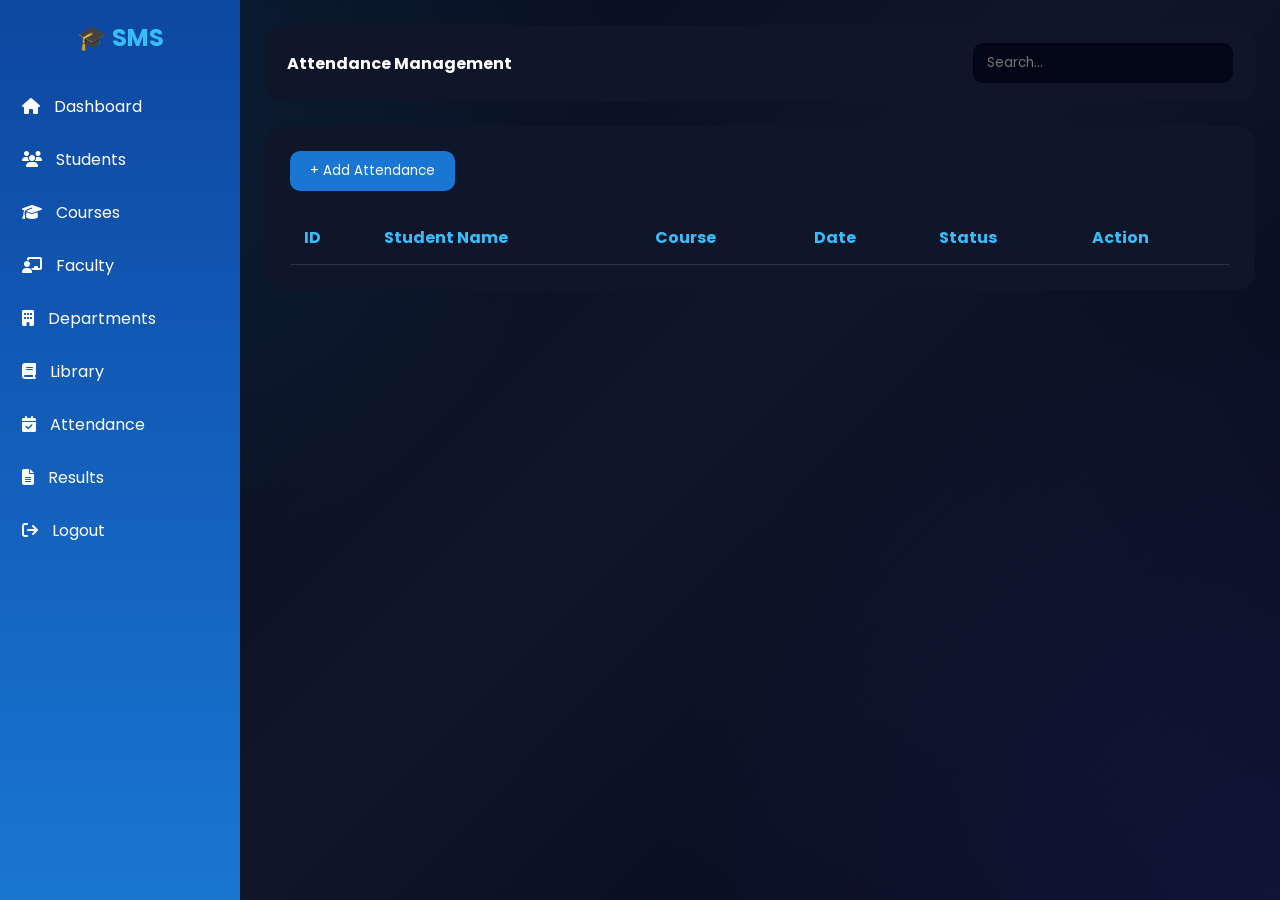
<file: src/main/resources/static/attendance.html>
<!DOCTYPE html>
<html lang="en">
<head>
<meta charset="UTF-8">
<title>Attendance | SMS</title>
<meta name="viewport" content="width=device-width, initial-scale=1.0">

<link rel="stylesheet" href="https://cdnjs.cloudflare.com/ajax/libs/font-awesome/6.5.0/css/all.min.css">
<link href="https://fonts.googleapis.com/css2?family=Poppins:wght@300;400;600&display=swap" rel="stylesheet">

<style>
*{margin:0;padding:0;box-sizing:border-box;font-family:'Poppins',sans-serif}
body{
min-height:100vh;
background:
radial-gradient(circle at top left, rgba(56,189,248,.15), transparent 40%),
radial-gradient(circle at bottom right, rgba(99,102,241,.15), transparent 40%),
linear-gradient(135deg,#020617,#0f172a,#020617);
color:#fff;
}

.sidebar{
width:240px;height:100vh;position:fixed;
background:linear-gradient(180deg,#0d47a1,#1976d2);
padding-top:20px
}
.sidebar h2{text-align:center;color:#38bdf8;margin-bottom:25px}
.sidebar a{
display:block;padding:14px 22px;color:#fff;
text-decoration:none;transition:.3s
}
.sidebar a:hover{background:rgba(255,255,255,.15);padding-left:30px}
.sidebar i{margin-right:10px}

.main{margin-left:240px;padding:25px}

.topbar{
background:rgba(15,23,42,.95);
padding:18px 22px;border-radius:16px;
display:flex;justify-content:space-between;align-items:center
}
.topbar input{
padding:10px 14px;width:260px;
border-radius:10px;border:none;
background:#020617;color:#fff
}

.card{
margin-top:25px;
background:rgba(15,23,42,.95);
padding:25px;border-radius:18px
}

button{
background:#1976d2;color:#fff;border:none;
padding:10px 20px;border-radius:10px;
cursor:pointer
}
button:hover{background:#0d47a1}

table{width:100%;border-collapse:collapse;margin-top:20px}
th,td{
padding:14px;
border-bottom:1px solid rgba(255,255,255,.12)
}
th{color:#38bdf8;text-align:left}

.action i{
cursor:pointer;margin-right:15px;font-size:18px
}
.edit{color:#4caf50}
.delete{color:#f44336}

.modal{
display:none;position:fixed;inset:0;
background:rgba(0,0,0,.75);
justify-content:center;align-items:center
}
.modal-content{
background:#0f172a;padding:25px;width:380px;
border-radius:16px
}
.modal-content input,.modal-content select{
width:100%;padding:10px;margin-bottom:12px;
border-radius:10px;border:none;
background:#020617;color:#fff
}
</style>
</head>

<body>

<!-- SIDEBAR -->
<div class="sidebar">
<h2>🎓 SMS</h2>
<a href="dashboard.html"><i class="fa fa-home"></i> Dashboard</a>
<a href="students.html"><i class="fa fa-users"></i> Students</a>
<a href="course.html"><i class="fa fa-graduation-cap"></i> Courses</a>
<a href="faculty.html"><i class="fa fa-chalkboard-teacher"></i> Faculty</a>
<a href="department.html"><i class="fa fa-building"></i> Departments</a>
<a href="library.html"><i class="fa fa-book"></i> Library</a>
<a href="#"><i class="fa fa-calendar-check"></i> Attendance</a>
<a href="results.html"><i class="fa fa-file-alt"></i> Results</a>
<a href="login.html"><i class="fa fa-sign-out"></i> Logout</a>
</div>

<!-- MAIN -->
<div class="main">

<div class="topbar">
<strong>Attendance Management</strong>
<input type="text" id="search" placeholder="Search..." onkeyup="searchAttendance()">
</div>

<div class="card">
<button onclick="openAdd()">+ Add Attendance</button>

<table id="attTable">
<tr>
<th>ID</th>
<th>Student Name</th>
<th>Course</th>
<th>Date</th>
<th>Status</th>
<th>Action</th>
</tr>
</table>
</div>

</div>

<!-- MODAL -->
<div class="modal" id="modal">
<div class="modal-content">
<h3 id="title">Add Attendance</h3>
<input id="sname" placeholder="Student Name">
<input id="course" placeholder="Course">
<input id="date" type="date">
<select id="status">
<option value="">Select Status</option>
<option>Present</option>
<option>Absent</option>
</select>
<button onclick="save()">Save</button>
<button onclick="closeModal()" style="background:#555;margin-left:10px">Cancel</button>
</div>
</div>

<script>
let attendance=JSON.parse(localStorage.getItem("attendance"))||[];
let editIndex=null;

function render(){
const t=document.getElementById("attTable");
t.innerHTML=`<tr>
<th>ID</th><th>Student Name</th><th>Course</th><th>Date</th><th>Status</th><th>Action</th>
</tr>`;
attendance.forEach((a,i)=>{
t.insertRow().innerHTML=`
<td>${i+1}</td>
<td>${a.sname}</td>
<td>${a.course}</td>
<td>${a.date}</td>
<td>${a.status}</td>
<td class="action">
<i class="fa fa-edit edit" onclick="edit(${i})"></i>
<i class="fa fa-trash delete" onclick="del(${i})"></i>
</td>`;
});
localStorage.setItem("attendance",JSON.stringify(attendance));
}

function openAdd(){
editIndex=null;
title.innerText="Add Attendance";
sname.value="";course.value="";date.value="";status.value="";
modal.style.display="flex";
}

function edit(i){
editIndex=i;
title.innerText="Edit Attendance";
sname.value=attendance[i].sname;
course.value=attendance[i].course;
date.value=attendance[i].date;
status.value=attendance[i].status;
modal.style.display="flex";
}

function save(){
if(!sname.value||!course.value||!date.value||!status.value)
return alert("All fields required");
const a={
sname:sname.value,
course:course.value,
date:date.value,
status:status.value
};
editIndex===null?attendance.push(a):attendance[editIndex]=a;
closeModal();render();
}

function del(i){
if(confirm("Delete attendance record?")){
attendance.splice(i,1);render();
}
}

function closeModal(){modal.style.display="none"}

function searchAttendance(){
const v=search.value.toLowerCase();
document.querySelectorAll("#attTable tr").forEach((r,i)=>{
if(i===0)return;
r.style.display=r.innerText.toLowerCase().includes(v)?"":"none";
});
}

render();
</script>

</body>
</html>
</file>
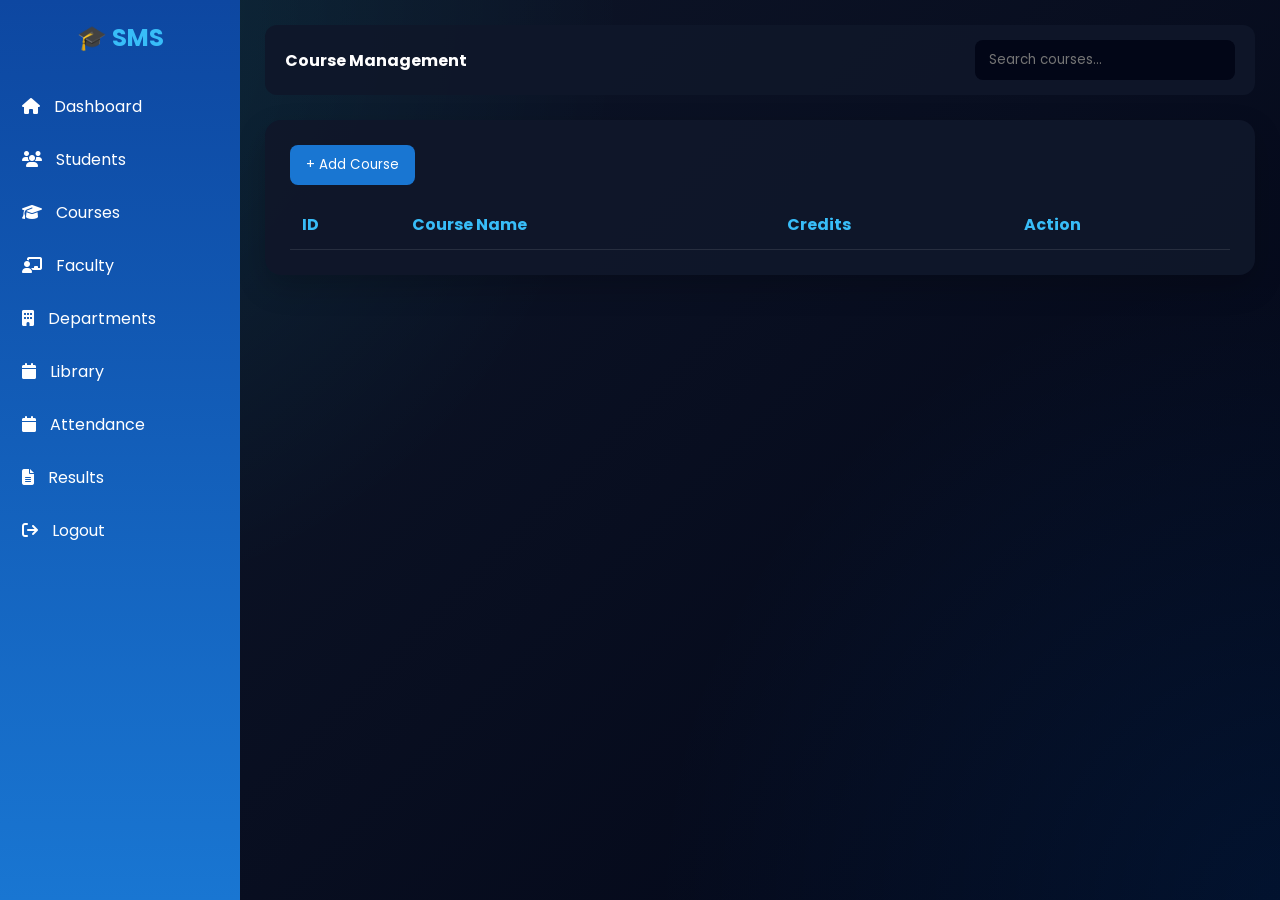
<file: src/main/resources/static/course.html>
<!DOCTYPE html>
<html lang="en">
<head>
<meta charset="UTF-8">
<meta name="viewport" content="width=device-width, initial-scale=1.0">
<title>Courses | Student Management System</title>

<!-- Font Awesome -->
<link rel="stylesheet" href="https://cdnjs.cloudflare.com/ajax/libs/font-awesome/6.5.0/css/all.min.css">

<!-- Google Font -->
<link href="https://fonts.googleapis.com/css2?family=Poppins:wght@300;400;600&display=swap" rel="stylesheet">

<style>
* {
    margin: 0;
    padding: 0;
    box-sizing: border-box;
    font-family: 'Poppins', sans-serif;
}

body {
    min-height: 100vh;
    background:
        radial-gradient(circle at top left, rgba(0,255,255,.1), transparent 40%),
        radial-gradient(circle at bottom right, rgba(0,128,255,.1), transparent 40%),
        linear-gradient(135deg,#0f172a,#020617);
    color: #fff;
}

/* ===== SIDEBAR ===== */
.sidebar {
    width: 240px;
    background: linear-gradient(180deg, #0d47a1, #1976d2);
    height: 100vh;
    position: fixed;
    color: #fff;
    padding-top: 20px;
    overflow-y: auto;
}

.sidebar h2 {
    text-align: center;
    margin-bottom: 25px;
    color: #38bdf8;
}

.sidebar a {
    display: block;
    padding: 14px 22px;
    color: #fff;
    text-decoration: none;
    transition: 0.3s;
}

.sidebar a:hover {
    background: rgba(255,255,255,0.15);
    padding-left: 30px;
}

.sidebar a i {
    margin-right: 10px;
}

/* ===== MAIN ===== */
.main {
    margin-left: 240px;
    padding: 25px;
}

/* ===== TOPBAR ===== */
.topbar {
    background: rgba(15,23,42,.9);
    padding: 15px 20px;
    border-radius: 12px;
    display: flex;
    justify-content: space-between;
    align-items: center;
}

.topbar input {
    padding: 10px 14px;
    width: 260px;
    border-radius: 8px;
    border: none;
    background: #020617;
    color: #fff;
}

/* ===== SECTION ===== */
.section {
    background: rgba(15,23,42,.95);
    padding: 25px;
    border-radius: 16px;
    box-shadow: 0 12px 30px rgba(0,0,0,0.2);
    margin-top: 25px;
}

/* ===== BUTTON ===== */
button {
    background: #1976d2;
    color: #fff;
    border: none;
    padding: 10px 16px;
    border-radius: 8px;
    cursor: pointer;
}

button:hover {
    background: #0d47a1;
}

/* ===== TABLE ===== */
table {
    width: 100%;
    border-collapse: collapse;
    margin-top: 15px;
}

th, td {
    padding: 12px;
    border-bottom: 1px solid rgba(255,255,255,.1);
    text-align: left;
    color: #fff;
}

th {
    color: #38bdf8;
}

.action i {
    cursor: pointer;
    margin-right: 10px;
}

.action .edit {
    color: #4caf50;
}

.action .delete {
    color: #f44336;
}

/* ===== MODAL ===== */
.modal {
    display: none;
    position: fixed;
    inset: 0;
    background: rgba(0,0,0,0.7);
    justify-content: center;
    align-items: center;
    z-index: 100;
}

.modal-content {
    background: #0f172a;
    padding: 25px;
    width: 350px;
    border-radius: 12px;
    color: #fff;
}

.modal-content h3 {
    margin-bottom: 15px;
}

.modal-content input {
    width: 100%;
    padding: 10px;
    margin-bottom: 10px;
    border-radius: 6px;
    border: none;
    background: #020617;
    color: #fff;
}

.modal-content button {
    margin-top: 10px;
}
</style>
</head>
<body>

<!-- SIDEBAR -->
<div class="sidebar">
    <h2>🎓 SMS</h2>
    <a href="dashboard.html"><i class="fa fa-home"></i> Dashboard</a>
    <a href="student.html"><i class="fa fa-users"></i> Students</a>
    <a href="#"><i class="fa fa-graduation-cap"></i> Courses</a>
    <a href="faculty.html"><i class="fa fa-chalkboard-teacher"></i> Faculty</a>
    <a href="department.html"><i class="fa fa-building"></i> Departments</a>
    <a href="library.html"><i class="fa fa-calendar"></i> Library</a>
    <a href="attendance.html"><i class="fa fa-calendar"></i> Attendance</a>
    <a href="results.html"><i class="fa fa-file-alt"></i> Results</a>
    <a href="login.html"><i class="fa fa-sign-out"></i> Logout</a>
</div>

<!-- MAIN -->
<div class="main">
    <div class="topbar">
        <strong>Course Management</strong>
        <input type="text" id="search" placeholder="Search courses..." onkeyup="searchCourse()">
    </div>

    <div class="section">
        <button onclick="openAdd()">+ Add Course</button>

        <table id="courseTable">
            <tr>
                <th>ID</th>
                <th>Course Name</th>
                <th>Credits</th>
                <th>Action</th>
            </tr>
        </table>
    </div>
</div>

<!-- MODAL -->
<div class="modal" id="modal">
    <div class="modal-content">
        <h3 id="modalTitle">Add Course</h3>
        <input type="text" id="coursename" placeholder="Course Name">
        <input type="number" id="credits" placeholder="Credits">
        <button onclick="saveCourse()">Save</button>
        <button onclick="closeModal()" style="background:#777;margin-left:10px">Cancel</button>
    </div>
</div>

<script>
let courses = JSON.parse(localStorage.getItem("courses")) || [];
let editIndex = null;

function render() {
    const table = document.getElementById("courseTable");
    table.innerHTML = `
        <tr>
            <th>ID</th>
            <th>Course Name</th>
            <th>Credits</th>
            <th>Action</th>
        </tr>
    `;
    courses.forEach((c, i) => {
        const row = table.insertRow();
        row.innerHTML = `
            <td>${i + 1}</td>
            <td>${c.name}</td>
            <td>${c.credits}</td>
            <td class="action">
                <i class="fa fa-edit edit" onclick="editCourse(${i})"></i>
                <i class="fa fa-trash delete" onclick="deleteCourse(${i})"></i>
            </td>
        `;
    });
    localStorage.setItem("courses", JSON.stringify(courses));
}

function openAdd() {
    editIndex = null;
    document.getElementById("modalTitle").innerText = "Add Course";
    document.getElementById("coursename").value = "";
    document.getElementById("credits").value = "";
    document.getElementById("modal").style.display = "flex";
}

function editCourse(i) {
    editIndex = i;
    const c = courses[i];
    document.getElementById("modalTitle").innerText = "Edit Course";
    document.getElementById("coursename").value = c.name;
    document.getElementById("credits").value = c.credits;
    document.getElementById("modal").style.display = "flex";
}

function saveCourse() {
    const name = document.getElementById("coursename").value.trim();
    const credits = document.getElementById("credits").value.trim();

    if (!name || !credits) {
        alert("All fields are required");
        return;
    }

    if (editIndex === null) {
        courses.push({ name, credits });
    } else {
        courses[editIndex] = { name, credits };
    }

    closeModal();
    render();
}

function deleteCourse(i) {
    if (confirm("Delete this course?")) {
        courses.splice(i, 1);
        render();
    }
}

function closeModal() {
    document.getElementById("modal").style.display = "none";
}

function searchCourse() {
    const value = document.getElementById("search").value.toLowerCase();
    document.querySelectorAll("#courseTable tr").forEach((row, i) => {
        if (i === 0) return;
        row.style.display = row.innerText.toLowerCase().includes(value) ? "" : "none";
    });
}

render();
</script>

</body>
</html>
</file>
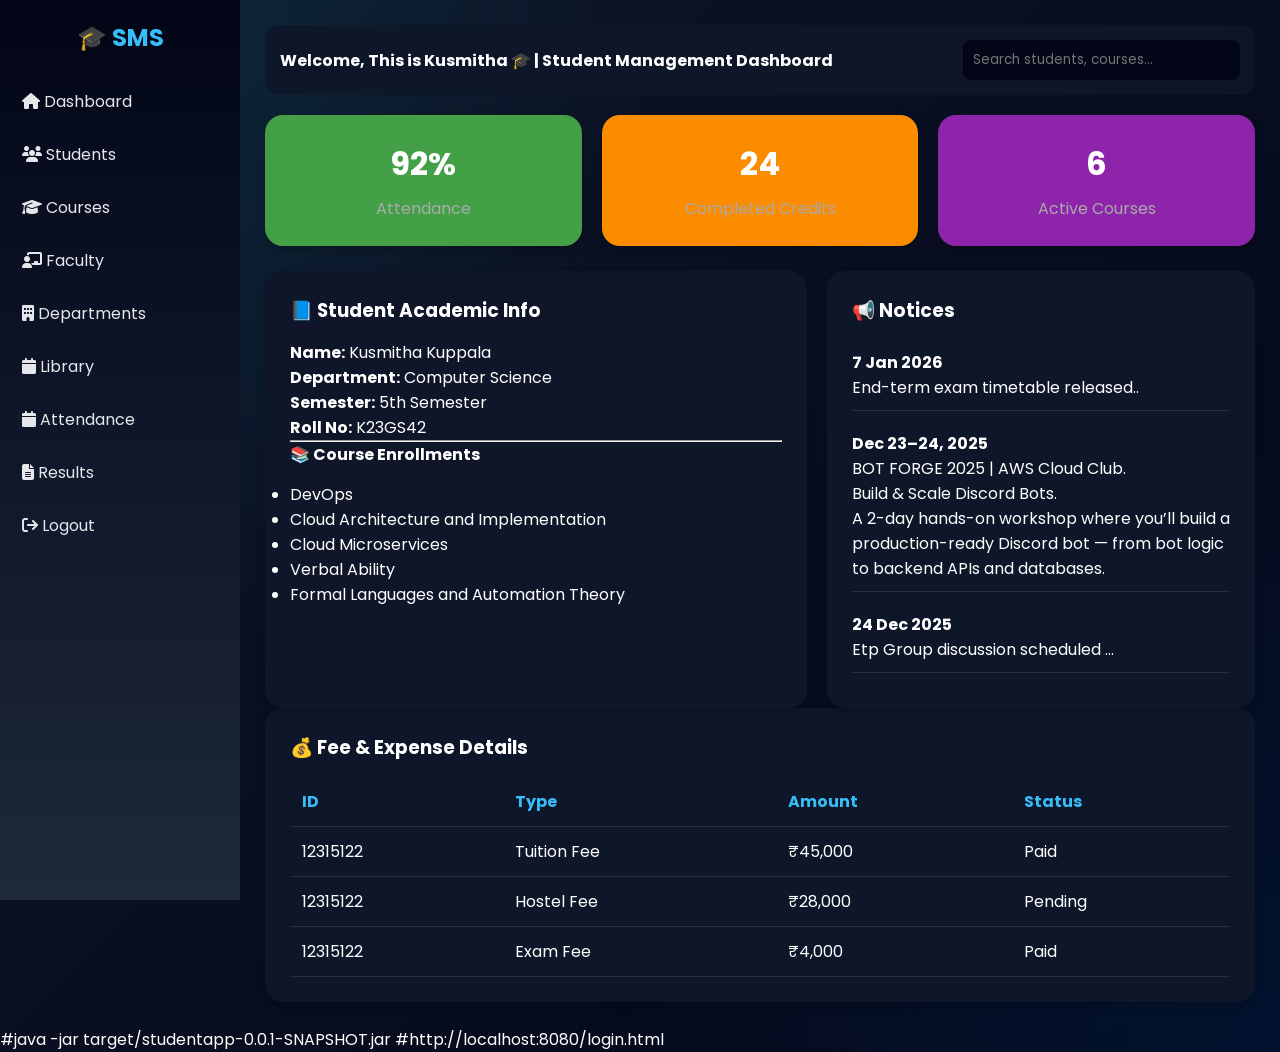
<file: src/main/resources/static/dashboard.html>
<!DOCTYPE html>
<html lang="en">
<head>
<meta charset="UTF-8">
<meta name="viewport" content="width=device-width, initial-scale=1.0">
<title>Welcome This is Kusmitha 🎓 | Student Management System</title>

<link rel="stylesheet" href="https://cdnjs.cloudflare.com/ajax/libs/font-awesome/6.5.0/css/all.min.css">
<link href="https://fonts.googleapis.com/css2?family=Poppins:wght@300;400;600&display=swap" rel="stylesheet">

<style>
*{margin:0;padding:0;box-sizing:border-box;font-family:'Poppins',sans-serif}

body{
min-height:100vh;
background:
radial-gradient(circle at top left, rgba(0,255,255,.1), transparent 40%),
radial-gradient(circle at bottom right, rgba(0,128,255,.1), transparent 40%),
linear-gradient(135deg,#0f172a,#020617);
color:#fff;
}

.sidebar{
width:240px;height:100vh;position:fixed;
background:linear-gradient(180deg,#020617,#0f172a,#1e293b);
padding-top:20px;
overflow-y:auto;
}
.sidebar h2{text-align:center;color:#38bdf8;margin-bottom:20px}
.sidebar a{display:block;padding:14px 22px;color:#e5e7eb;text-decoration:none}
.sidebar a:hover{background:rgba(56,189,248,.15);color:#38bdf8}

.main{margin-left:240px;padding:25px}

.topbar{
background:rgba(15,23,42,.9);
padding:15px;border-radius:14px;
display:flex;justify-content:space-between;align-items:center
}

.topbar input{
padding:10px;border-radius:8px;border:none;
background:#020617;color:#fff
}

.cards{
display:flex;gap:20px;margin-top:20px
}

.card{
flex:1;
background:rgba(15,23,42,.95);
padding:25px;border-radius:18px;
text-align:center;
box-shadow:0 4px 10px rgba(0,0,0,.2);
}

.card h2{font-size:32px;margin:0}
.card p{margin-top:8px;color:#aaa}

.row{
display:flex;gap:20px;margin-top:25px
}

.section{
flex:1;
background:rgba(15,23,42,.95);
padding:25px;border-radius:18px;
box-shadow:0 4px 10px rgba(0,0,0,.2);
}

.section h3,h4{margin-bottom:15px}

.notice{
padding:10px 0;
border-bottom:1px solid rgba(255,255,255,.1);
margin-bottom:10px;
}

.expenses-table table{
width:100%;
border-collapse:collapse;
margin-top:15px;
}

.expenses-table th, .expenses-table td{
padding:12px;
border-bottom:1px solid rgba(255,255,255,.1);
text-align:left;
}

.expenses-table th{color:#38bdf8}
</style>
</head>

<body>

<div class="sidebar">
<h2>🎓 SMS</h2>
<a href="dashboard.html"><i class="fa fa-home"></i> Dashboard</a>
<a href="student.html"><i class="fa fa-users"></i> Students</a>
<a href="course.html"><i class="fa fa-graduation-cap"></i> Courses</a>
<a href="faculty.html"><i class="fa fa-chalkboard-teacher"></i> Faculty</a>
<a href="department.html"><i class="fa fa-building"></i> Departments</a>
<a href="library.html"><i class="fa fa-calendar"></i> Library</a>
<a href="attendance.html"><i class="fa fa-calendar"></i> Attendance</a>
<a href="results.html"><i class="fa fa-file-alt"></i> Results</a>
<a href="login.html"><i class="fa fa-sign-out"></i> Logout</a>
</div>

<div class="main">
<!-- TOP BAR -->
<div class="topbar">
<strong>Welcome, This is Kusmitha 🎓 | Student Management Dashboard</strong>
<input type="text" placeholder="Search students, courses...">
</div>

<!-- DASHBOARD CARDS -->
<div class="cards">
<div class="card" style="background:#43a047;color:#fff;">
<h2>92%</h2>
<p>Attendance</p>
</div>

<div class="card" style="background:#fb8c00;color:#fff;">
<h2>24</h2>
<p>Completed Credits</p>
</div>

<div class="card" style="background:#8e24aa;color:#fff;">
<h2>6</h2>
<p>Active Courses</p>
</div>
</div>

<!-- STUDENT INFO + NOTICE BOARD -->
<div class="row">
<div class="section" style="flex:1.3;">
<h3>📘 Student Academic Info</h3>
<p><strong>Name:</strong> Kusmitha Kuppala</p>
<p><strong>Department:</strong> Computer Science</p>
<p><strong>Semester:</strong> 5th Semester</p>
<p><strong>Roll No:</strong> K23GS42</p>

<hr>

<h4>📚 Course Enrollments</h4>
<ul>
<li>DevOps</li>
<li>Cloud Architecture and Implementation</li>
<li>Cloud Microservices</li>
<li>Verbal Ability</li>
<li>Formal Languages and Automation Theory</li>
</ul>
</div>

<div class="section">
<h3>📢 Notices</h3>

<div class="notice">
<strong>7 Jan 2026</strong><br>
End-term exam timetable released..
</div>

<div class="notice">
<strong>Dec 23–24, 2025</strong><br>
BOT FORGE 2025 | AWS Cloud Club.<br>
Build & Scale Discord Bots.<br>
A 2-day hands-on workshop where you’ll build a production-ready Discord bot — from bot logic to backend APIs and databases.
</div>

<div class="notice">
<strong>24 Dec 2025</strong><br>
Etp Group discussion scheduled ...
</div>
</div>
</div>

<!-- FEES TABLE -->
<div class="section expenses-table">
<h3>💰 Fee & Expense Details</h3>

<table>
<tr>
<th>ID</th>
<th>Type</th>
<th>Amount</th>
<th>Status</th>
</tr>

<tr>
<td>12315122</td>
<td>Tuition Fee</td>
<td>₹45,000</td>
<td>Paid</td>
</tr>

<tr>
<td>12315122</td>
<td>Hostel Fee</td>
<td>₹28,000</td>
<td>Pending</td>
</tr>

<tr>
<td>12315122</td>
<td>Exam Fee</td>
<td>₹4,000</td>
<td>Paid</td>
</tr>
</table>
</div>

</div>
</body>
</html>

#java -jar target/studentapp-0.0.1-SNAPSHOT.jar
#http://localhost:8080/login.html
</file>
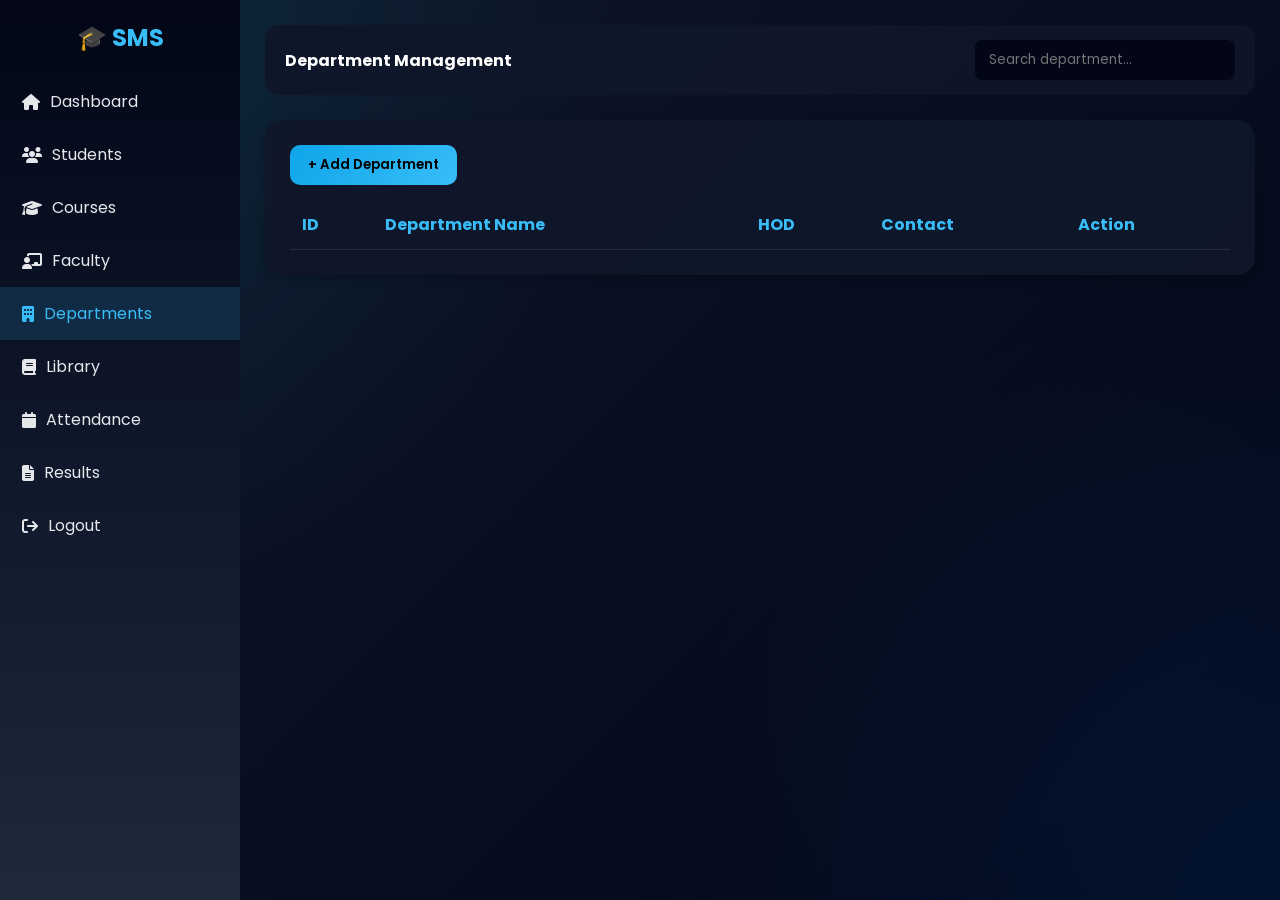
<file: src/main/resources/static/department.html>
<!DOCTYPE html>
<html lang="en">
<head>
<meta charset="UTF-8">
<meta name="viewport" content="width=device-width, initial-scale=1.0">
<title>Departments | Student Management System</title>

<!-- Font Awesome -->
<link rel="stylesheet" href="https://cdnjs.cloudflare.com/ajax/libs/font-awesome/6.5.0/css/all.min.css">

<!-- Google Font -->
<link href="https://fonts.googleapis.com/css2?family=Poppins:wght@300;400;600&display=swap" rel="stylesheet">

<style>
*{margin:0;padding:0;box-sizing:border-box;font-family:'Poppins',sans-serif}

body{
min-height:100vh;
background:
radial-gradient(circle at top left, rgba(0,255,255,.1), transparent 40%),
radial-gradient(circle at bottom right, rgba(0,128,255,.1), transparent 40%),
linear-gradient(135deg,#0f172a,#020617);
color:#fff;
}

/* ===== SIDEBAR ===== */
.sidebar{
width:240px;height:100vh;position:fixed;
background:linear-gradient(180deg,#020617,#0f172a,#1e293b);
padding-top:20px;
}
.sidebar h2{text-align:center;color:#38bdf8;margin-bottom:20px}
.sidebar a{
display:flex;align-items:center;gap:10px;
padding:14px 22px;color:#e5e7eb;text-decoration:none
}
.sidebar a:hover,.sidebar a.active{
background:rgba(56,189,248,.15);
color:#38bdf8
}

/* ===== MAIN ===== */
.main{margin-left:240px;padding:25px}

/* ===== TOPBAR ===== */
.topbar{
background:rgba(15,23,42,.9);
padding:15px 20px;border-radius:14px;
display:flex;justify-content:space-between;align-items:center
}
.topbar input{
padding:10px 14px;width:260px;border-radius:8px;border:none;
background:#020617;color:#fff
}

/* ===== SECTION ===== */
.section{
background:rgba(15,23,42,.95);
padding:25px;border-radius:18px;
margin-top:25px;
box-shadow:0 4px 10px rgba(0,0,0,.25)
}

/* ===== BUTTON ===== */
button{
background:linear-gradient(135deg,#0ea5e9,#38bdf8);
border:none;padding:10px 18px;
border-radius:10px;font-weight:600;cursor:pointer
}

/* ===== TABLE ===== */
table{width:100%;border-collapse:collapse;margin-top:15px}
th,td{
padding:12px;border-bottom:1px solid rgba(255,255,255,.1);
text-align:left
}
th{color:#38bdf8}
.action i{cursor:pointer;margin-right:12px}
.edit{color:#22c55e}
.delete{color:#ef4444}

/* ===== MODAL ===== */
.modal{
display:none;position:fixed;inset:0;
background:rgba(2,6,23,.85);
justify-content:center;align-items:center
}
.modal-content{
background:#020617;padding:25px;
width:360px;border-radius:16px
}
.modal-content input{
width:100%;padding:10px;margin-bottom:10px;
border:none;border-radius:8px;
background:#0f172a;color:#fff
}
</style>
</head>

<body>

<!-- SIDEBAR -->
<div class="sidebar">
<h2>🎓 SMS</h2>
<a href="dashboard.html"><i class="fa fa-home"></i> Dashboard</a>
<a href="students.html"><i class="fa fa-users"></i> Students</a>
<a href="courses.html"><i class="fa fa-graduation-cap"></i> Courses</a>
<a href="faculty.html"><i class="fa fa-chalkboard-teacher"></i> Faculty</a>
<a href="departments.html" class="active"><i class="fa fa-building"></i> Departments</a>
<a href="library.html"><i class="fa fa-book"></i> Library</a>
<a href="attendance.html"><i class="fa fa-calendar"></i> Attendance</a>
<a href="results.html"><i class="fa fa-file-alt"></i> Results</a>
<a href="login.html"><i class="fa fa-sign-out"></i> Logout</a>
</div>

<!-- MAIN -->
<div class="main">

<div class="topbar">
<strong>Department Management</strong>
<input type="text" id="search" placeholder="Search department..." onkeyup="searchDept()">
</div>

<div class="section">
<button onclick="openAdd()">+ Add Department</button>

<table id="deptTable">
<tr>
<th>ID</th>
<th>Department Name</th>
<th>HOD</th>
<th>Contact</th>
<th>Action</th>
</tr>
</table>
</div>

</div>

<!-- MODAL -->
<div class="modal" id="modal">
<div class="modal-content">
<h3 id="modalTitle">Add Department</h3>
<input id="deptName" placeholder="Department Name">
<input id="hod" placeholder="HOD Name">
<input id="contact" placeholder="Contact Email">
<button onclick="saveDept()">Save</button>
<button onclick="closeModal()" style="background:#334155;color:#fff;margin-left:10px">Cancel</button>
</div>
</div>

<script>
let departments = JSON.parse(localStorage.getItem("departments")) || [];
let editIndex = null;

function render(){
const table = document.getElementById("deptTable");
table.innerHTML = `
<tr>
<th>ID</th>
<th>Department Name</th>
<th>HOD</th>
<th>Contact</th>
<th>Action</th>
</tr>`;

departments.forEach((d,i)=>{
table.insertRow().innerHTML = `
<td>${i+1}</td>
<td>${d.name}</td>
<td>${d.hod}</td>
<td>${d.contact}</td>
<td class="action">
<i class="fa fa-edit edit" onclick="editDept(${i})"></i>
<i class="fa fa-trash delete" onclick="deleteDept(${i})"></i>
</td>`;
});

localStorage.setItem("departments", JSON.stringify(departments));
}

function openAdd(){
editIndex=null;
modalTitle.innerText="Add Department";
deptName.value="";
hod.value="";
contact.value="";
modal.style.display="flex";
}

function saveDept(){
if(!deptName.value || !hod.value || !contact.value){
alert("All fields required");
return;
}

const dept={
name:deptName.value,
hod:hod.value,
contact:contact.value
};

editIndex===null ? departments.push(dept) : departments[editIndex]=dept;
closeModal(); render();
}

function editDept(i){
editIndex=i;
const d=departments[i];
deptName.value=d.name;
hod.value=d.hod;
contact.value=d.contact;
modalTitle.innerText="Edit Department";
modal.style.display="flex";
}

function deleteDept(i){
if(confirm("Delete department?")){
departments.splice(i,1);
render();
}
}

function closeModal(){modal.style.display="none";}

function searchDept(){
const val=search.value.toLowerCase();
document.querySelectorAll("#deptTable tr").forEach((row,i)=>{
if(i===0)return;
row.style.display=row.innerText.toLowerCase().includes(val)?"":"none";
});
}

render();
</script>

</body>
</html>
</file>
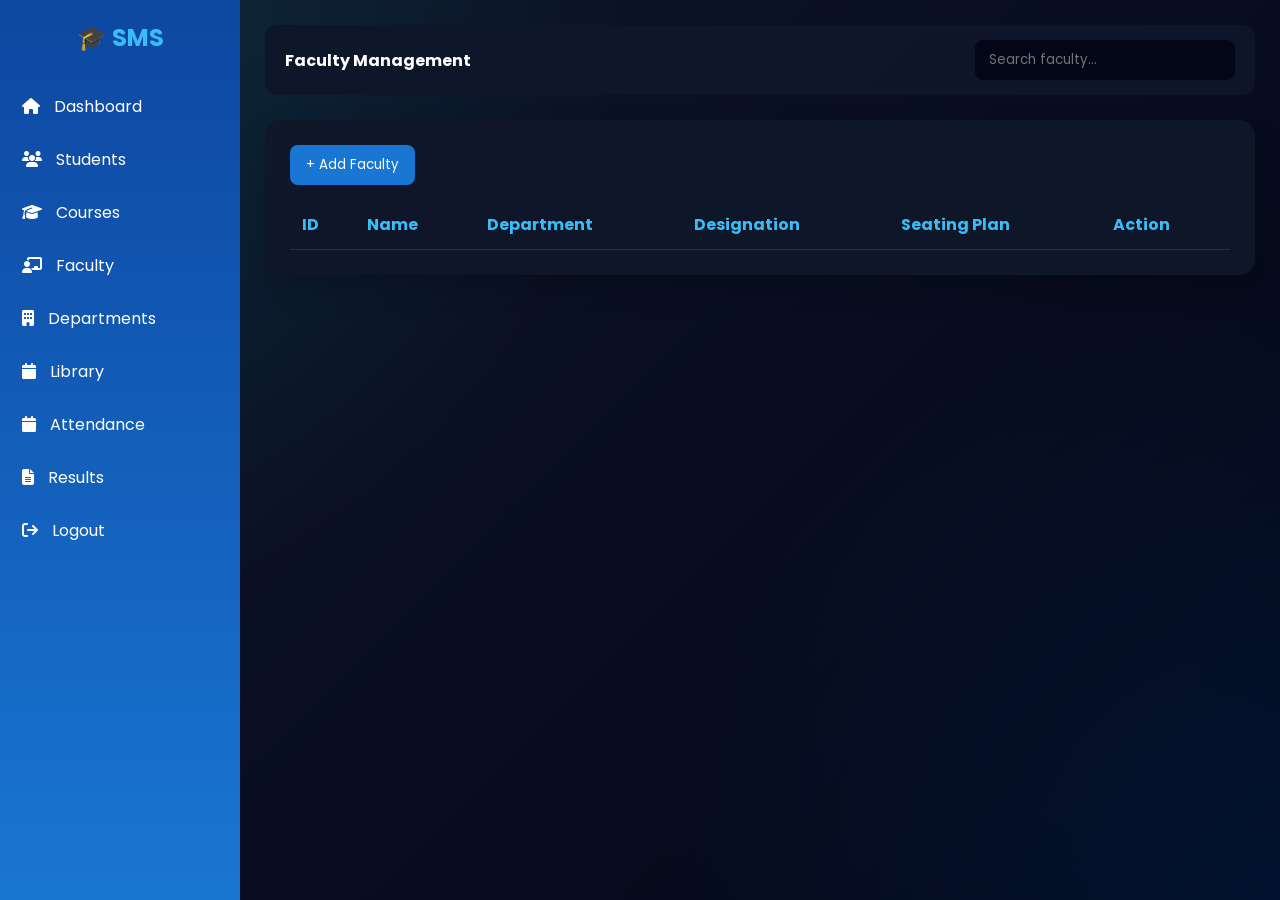
<file: src/main/resources/static/faculty.html>
<!DOCTYPE html>
<html lang="en">
<head>
<meta charset="UTF-8">
<meta name="viewport" content="width=device-width, initial-scale=1.0">
<title>Faculty | Student Management System</title>

<!-- Font Awesome -->
<link rel="stylesheet" href="https://cdnjs.cloudflare.com/ajax/libs/font-awesome/6.5.0/css/all.min.css">

<!-- Google Font -->
<link href="https://fonts.googleapis.com/css2?family=Poppins:wght@300;400;600&display=swap" rel="stylesheet">

<style>
*{margin:0;padding:0;box-sizing:border-box;font-family:'Poppins',sans-serif}

body{
    min-height:100vh;
    background:
        radial-gradient(circle at top left, rgba(0,255,255,.1), transparent 40%),
        radial-gradient(circle at bottom right, rgba(0,128,255,.1), transparent 40%),
        linear-gradient(135deg,#0f172a,#020617);
    color:#fff;
}

/* ===== SIDEBAR ===== */
.sidebar{
    width:240px;height:100vh;position:fixed;
    background:linear-gradient(180deg,#0d47a1,#1976d2);
    color:#fff;padding-top:20px;overflow-y:auto;
}
.sidebar h2{text-align:center;margin-bottom:25px;color:#38bdf8}
.sidebar a{display:block;padding:14px 22px;color:#fff;text-decoration:none;transition:0.3s}
.sidebar a:hover{background:rgba(255,255,255,0.15);padding-left:30px}
.sidebar a i{margin-right:10px}

/* ===== MAIN ===== */
.main{margin-left:240px;padding:25px}

/* ===== TOPBAR ===== */
.topbar{
    background:rgba(15,23,42,.9);
    padding:15px 20px;border-radius:12px;
    display:flex;justify-content:space-between;align-items:center
}
.topbar input{
    padding:10px 14px;width:260px;border-radius:8px;border:none;
    background:#020617;color:#fff
}

/* ===== SECTION ===== */
.section{
    background:rgba(15,23,42,.95);
    padding:25px;border-radius:16px;
    box-shadow:0 12px 30px rgba(0,0,0,0.2);
    margin-top:25px;
}

/* ===== BUTTON ===== */
button{
    background:#1976d2;color:#fff;border:none;
    padding:10px 16px;border-radius:8px;cursor:pointer
}
button:hover{background:#0d47a1}

/* ===== TABLE ===== */
table{width:100%;border-collapse:collapse;margin-top:15px}
th,td{padding:12px;border-bottom:1px solid rgba(255,255,255,.1);color:#fff;text-align:left}
th{color:#38bdf8}
.action i{cursor:pointer;margin-right:10px}
.edit{color:#4caf50}
.delete{color:#f44336}

/* ===== MODAL ===== */
.modal{
    display:none;position:fixed;inset:0;
    background:rgba(0,0,0,.7);
    justify-content:center;align-items:center;
    z-index:100;
}
.modal-content{
    background:#0f172a;padding:25px;width:350px;border-radius:12px;color:#fff;
}
.modal-content h3{margin-bottom:15px}
.modal-content input{
    width:100%;padding:10px;margin-bottom:10px;
    border-radius:6px;border:none;background:#020617;color:#fff;
}
.modal-content button{margin-top:10px}
</style>
</head>

<body>

<!-- SIDEBAR -->
<div class="sidebar">
    <h2>🎓 SMS</h2>
    <a href="dashboard.html"><i class="fa fa-home"></i> Dashboard</a>
    <a href="students.html"><i class="fa fa-users"></i> Students</a>
    <a href="course.html"><i class="fa fa-graduation-cap"></i> Courses</a>
    <a href="#"><i class="fa fa-chalkboard-teacher"></i> Faculty</a>
    <a href="department.html"><i class="fa fa-building"></i> Departments</a>
    <a href="library.html"><i class="fa fa-calendar"></i> Library</a>
    <a href="attendance.html"><i class="fa fa-calendar"></i> Attendance</a>
    <a href="results.html"><i class="fa fa-file-alt"></i> Results</a>
    <a href="login.html"><i class="fa fa-sign-out"></i> Logout</a>
</div>

<!-- MAIN -->
<div class="main">
    <div class="topbar">
        <strong>Faculty Management</strong>
        <input type="text" id="search" placeholder="Search faculty..." onkeyup="searchFaculty()">
    </div>

    <div class="section">
        <button onclick="openAdd()">+ Add Faculty</button>

        <table id="facultyTable">
            <tr>
                <th>ID</th>
                <th>Name</th>
                <th>Department</th>
                <th>Designation</th>
                <th>Seating Plan</th>
                <th>Action</th>
            </tr>
        </table>
    </div>
</div>

<!-- MODAL -->
<div class="modal" id="modal">
    <div class="modal-content">
        <h3 id="modalTitle">Add Faculty</h3>
        <input type="text" id="name" placeholder="Faculty Name">
        <input type="text" id="dept" placeholder="Department">
        <input type="text" id="desig" placeholder="Designation">
        <input type="text" id="seat" placeholder="Seat Number">
        <button onclick="saveFaculty()">Save</button>
        <button onclick="closeModal()" style="background:#777;margin-left:10px">Cancel</button>
    </div>
</div>

<script>
const nameInput = document.getElementById("name");
const deptInput = document.getElementById("dept");
const desigInput = document.getElementById("desig");
const seatInput = document.getElementById("seat");
const modal = document.getElementById("modal");
const facultyTable = document.getElementById("facultyTable");
let faculty = JSON.parse(localStorage.getItem("faculty")) || [];
let editIndex = null;

// Render table
function render(){
    facultyTable.innerHTML = `
        <tr>
            <th>ID</th>
            <th>Name</th>
            <th>Department</th>
            <th>Designation</th>
            <th>Seating Plan</th>
            <th>Action</th>
        </tr>
    `;
    faculty.forEach((f,i)=>{
        const row = facultyTable.insertRow();
        row.innerHTML = `
            <td>${i+1}</td>
            <td>${f.name}</td>
            <td>${f.dept}</td>
            <td>${f.desig}</td>
            <td>${f.seat || '-'}</td>
            <td class="action">
                <i class="fa fa-edit edit" onclick="editFaculty(${i})"></i>
                <i class="fa fa-trash delete" onclick="deleteFaculty(${i})"></i>
            </td>
        `;
    });
    localStorage.setItem("faculty", JSON.stringify(faculty));
}

// Modal functions
function openAdd(){
    editIndex = null;
    document.getElementById("modalTitle").innerText = "Add Faculty";
    nameInput.value = "";
    deptInput.value = "";
    desigInput.value = "";
    seatInput.value = "";
    modal.style.display = "flex";
}

function editFaculty(i){
    editIndex = i;
    document.getElementById("modalTitle").innerText = "Edit Faculty";
    nameInput.value = faculty[i].name;
    deptInput.value = faculty[i].dept;
    desigInput.value = faculty[i].desig;
    seatInput.value = faculty[i].seat || "";
    modal.style.display = "flex";
}

function saveFaculty(){
    if(!nameInput.value || !deptInput.value || !desigInput.value){
        alert("All fields required");
        return;
    }
    const f = { 
        name: nameInput.value, 
        dept: deptInput.value, 
        desig: desigInput.value,
        seat: seatInput.value 
    };
    editIndex === null ? faculty.push(f) : faculty[editIndex] = f;
    closeModal();
    render();
}

function deleteFaculty(i){
    if(confirm("Delete this faculty?")){
        faculty.splice(i,1);
        render();
    }
}

function closeModal(){ modal.style.display = "none"; }

function searchFaculty(){
    const val = document.getElementById("search").value.toLowerCase();
    document.querySelectorAll("#facultyTable tr").forEach((row,i)=>{
        if(i===0) return;
        row.style.display = row.innerText.toLowerCase().includes(val) ? "" : "none";
    });
}

render();
</script>

</body>
</html>
</file>
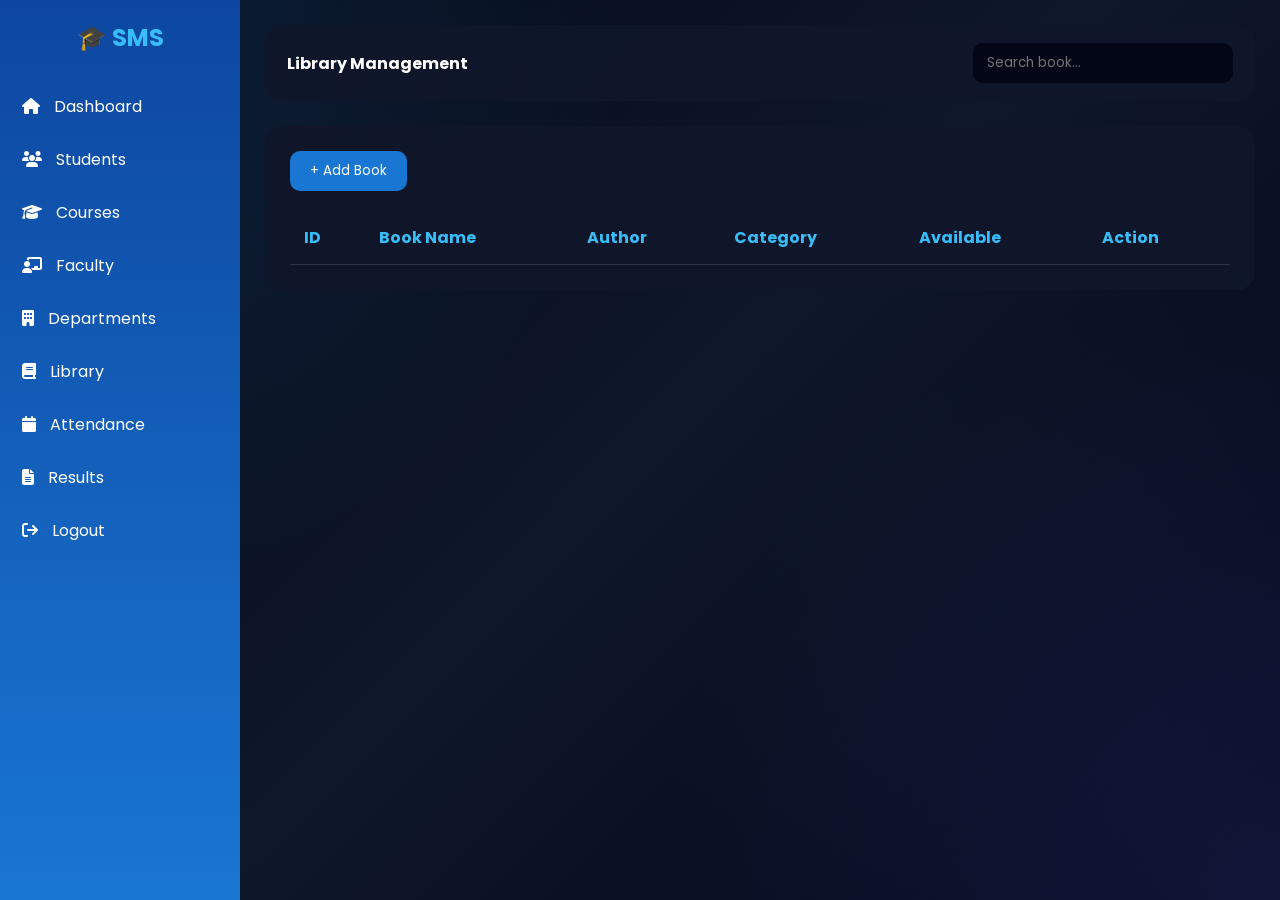
<file: src/main/resources/static/library.html>
<!DOCTYPE html>
<html lang="en">
<head>
<meta charset="UTF-8">
<title>Library | SMS</title>
<meta name="viewport" content="width=device-width, initial-scale=1.0">

<link rel="stylesheet" href="https://cdnjs.cloudflare.com/ajax/libs/font-awesome/6.5.0/css/all.min.css">
<link href="https://fonts.googleapis.com/css2?family=Poppins:wght@300;400;600&display=swap" rel="stylesheet">

<style>
*{margin:0;padding:0;box-sizing:border-box;font-family:'Poppins',sans-serif}
body{
min-height:100vh;
background:
radial-gradient(circle at top left, rgba(56,189,248,.15), transparent 40%),
radial-gradient(circle at bottom right, rgba(99,102,241,.15), transparent 40%),
linear-gradient(135deg,#020617,#0f172a,#020617);
color:#fff;
}
.sidebar{
width:240px;height:100vh;position:fixed;
background:linear-gradient(180deg,#0d47a1,#1976d2);
padding-top:20px;
}
.sidebar h2{text-align:center;color:#38bdf8;margin-bottom:25px}
.sidebar a{
display:block;padding:14px 22px;color:#fff;
text-decoration:none;transition:.3s
}
.sidebar a:hover{background:rgba(255,255,255,.15);padding-left:30px}
.sidebar i{margin-right:10px}

.main{margin-left:240px;padding:25px}

.topbar{
background:rgba(15,23,42,.95);
padding:18px 22px;border-radius:16px;
display:flex;justify-content:space-between;align-items:center
}
.topbar input{
padding:10px 14px;width:260px;
border-radius:10px;border:none;
background:#020617;color:#fff
}

.card{
margin-top:25px;
background:rgba(15,23,42,.95);
padding:25px;border-radius:18px
}

button{
background:#1976d2;color:#fff;border:none;
padding:10px 20px;border-radius:10px;
cursor:pointer
}
button:hover{background:#0d47a1}

table{width:100%;border-collapse:collapse;margin-top:20px}
th,td{
padding:14px;
border-bottom:1px solid rgba(255,255,255,.12)
}
th{color:#38bdf8;text-align:left}
.action i{cursor:pointer;margin-right:15px;font-size:18px}
.edit{color:#4caf50}
.delete{color:#f44336}

.modal{
display:none;position:fixed;inset:0;
background:rgba(0,0,0,.75);
justify-content:center;align-items:center
}
.modal-content{
background:#0f172a;padding:25px;width:380px;
border-radius:16px
}
.modal-content input{
width:100%;padding:10px;margin-bottom:12px;
border-radius:10px;border:none;
background:#020617;color:#fff
}
</style>
</head>

<body>

<!-- SIDEBAR -->
<div class="sidebar">
<h2>🎓 SMS</h2>
<a href="dashboard.html"><i class="fa fa-home"></i> Dashboard</a>
<a href="students.html"><i class="fa fa-users"></i> Students</a>
<a href="course.html"><i class="fa fa-graduation-cap"></i> Courses</a>
<a href="faculty.html"><i class="fa fa-chalkboard-teacher"></i> Faculty</a>
<a href="department.html"><i class="fa fa-building"></i> Departments</a>
<a href="#"><i class="fa fa-book"></i> Library</a>
<a href="attendance.html"><i class="fa fa-calendar"></i> Attendance</a>
<a href="results.html"><i class="fa fa-file-alt"></i> Results</a>
<a href="login.html"><i class="fa fa-sign-out"></i> Logout</a>
</div>

<!-- MAIN -->
<div class="main">
<div class="topbar">
<strong>Library Management</strong>
<input type="text" id="search" placeholder="Search book..." onkeyup="searchBook()">
</div>

<div class="card">
<button onclick="openAdd()">+ Add Book</button>

<table id="bookTable">
<tr>
<th>ID</th>
<th>Book Name</th>
<th>Author</th>
<th>Category</th>
<th>Available</th>
<th>Action</th>
</tr>
</table>
</div>
</div>

<!-- MODAL -->
<div class="modal" id="modal">
<div class="modal-content">
<h3 id="title">Add Book</h3>
<input id="bname" placeholder="Book Name">
<input id="author" placeholder="Author">
<input id="category" placeholder="Category">
<input id="available" placeholder="Available (Yes / No)">
<button onclick="save()">Save</button>
<button onclick="closeModal()" style="background:#555;margin-left:10px">Cancel</button>
</div>
</div>

<script>
let books=JSON.parse(localStorage.getItem("books"))||[];
let editIndex=null;

function render(){
const t=document.getElementById("bookTable");
t.innerHTML=`<tr>
<th>ID</th><th>Book Name</th><th>Author</th><th>Category</th><th>Available</th><th>Action</th>
</tr>`;
books.forEach((b,i)=>{
t.insertRow().innerHTML=`
<td>${i+1}</td>
<td>${b.name}</td>
<td>${b.author}</td>
<td>${b.category}</td>
<td>${b.available}</td>
<td class="action">
<i class="fa fa-edit edit" onclick="edit(${i})"></i>
<i class="fa fa-trash delete" onclick="del(${i})"></i>
</td>`;
});
localStorage.setItem("books",JSON.stringify(books));
}

function openAdd(){
editIndex=null;
title.innerText="Add Book";
bname.value="";author.value="";category.value="";available.value="";
modal.style.display="flex";
}

function edit(i){
editIndex=i;
title.innerText="Edit Book";
bname.value=books[i].name;
author.value=books[i].author;
category.value=books[i].category;
available.value=books[i].available;
modal.style.display="flex";
}

function save(){
if(!bname.value||!author.value||!category.value||!available.value)
return alert("All fields required");
const b={
name:bname.value,
author:author.value,
category:category.value,
available:available.value
};
editIndex===null?books.push(b):books[editIndex]=b;
closeModal();render();
}

function del(i){
if(confirm("Delete this book?")){
books.splice(i,1);render();
}
}

function closeModal(){modal.style.display="none"}

function searchBook(){
const v=search.value.toLowerCase();
document.querySelectorAll("#bookTable tr").forEach((r,i)=>{
if(i===0)return;
r.style.display=r.innerText.toLowerCase().includes(v)?"":"none";
});
}

render();
</script>

</body>
</html>
</file>
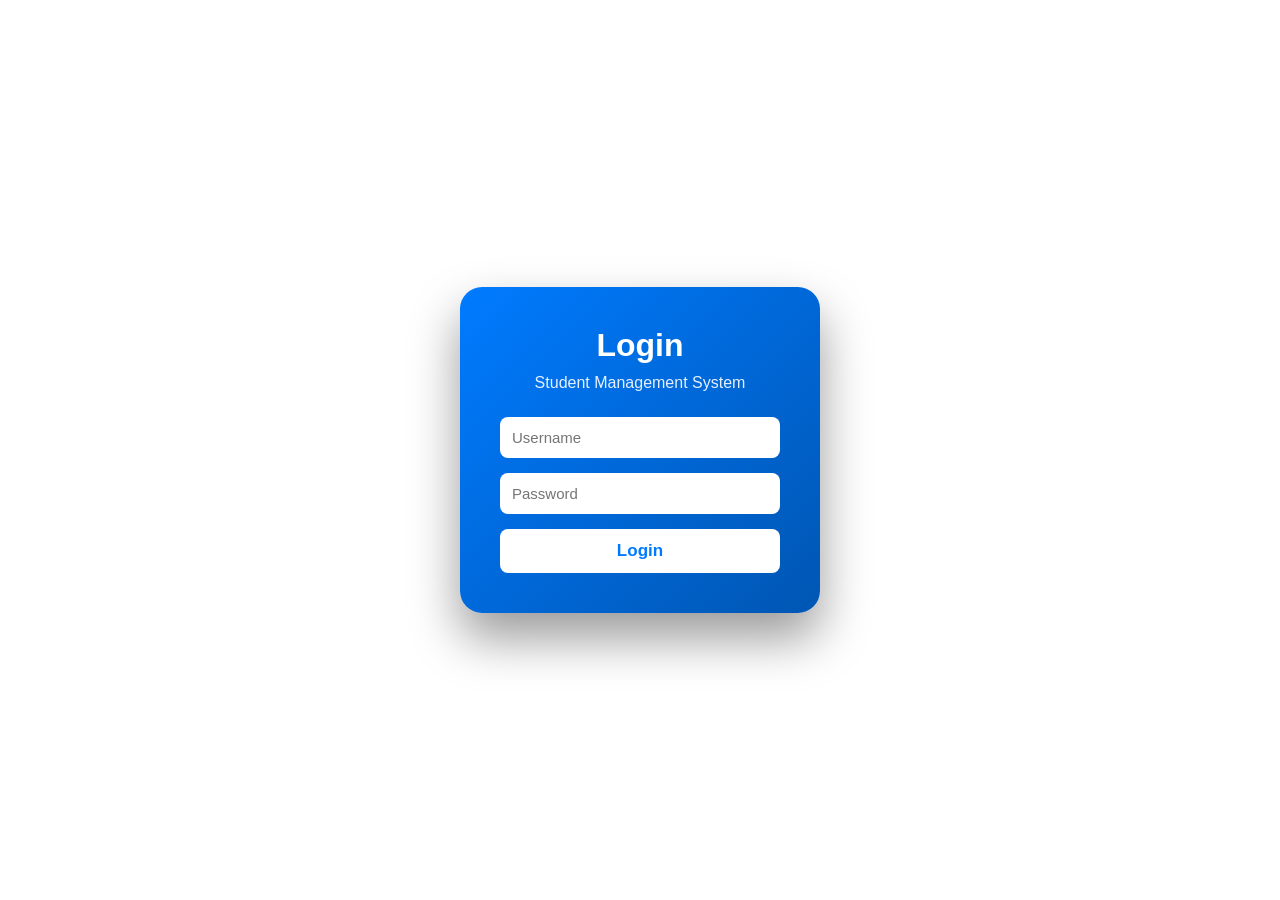
<file: src/main/resources/static/login.html>
<!DOCTYPE html>
<html lang="en">
<head>
    <meta charset="UTF-8">
    <title>Login • Student Management</title>
    <meta name="viewport" content="width=device-width, initial-scale=1.0">

    <style>
        * {
            margin: 0;
            padding: 0;
            box-sizing: border-box;
        }

        body {
            height: 100vh;
            font-family: "Segoe UI", sans-serif;
            display: flex;
            justify-content: center;
            align-items: center;

            /* Moving background */
            background: url("https://images.pexels.com/photos/3184325/pexels-photo-3184325.jpeg");
            background-size: 120%;
            background-position: center;
            animation: bgMove 12s infinite alternate ease-in-out;

            perspective: 1200px;
            overflow: hidden;
        }

        @keyframes bgMove {
            0% { background-position: 0% 50%; }
            100% { background-position: 100% 50%; }
        }

        /* LOGIN CARD */
        .login-container {
            width: 360px;
            padding: 40px;
            border-radius: 22px;
            background: linear-gradient(135deg, #007bff, #0056b3);
            color: white;
            text-align: center;
            box-shadow: 0 25px 50px rgba(0,0,0,0.4);

            transform-style: preserve-3d;
            transition: transform 0.15s ease;
            animation: fadeUp 1s ease;
        }

        @keyframes fadeUp {
            from {
                transform: translateY(40px);
                opacity: 0;
            }
            to {
                transform: translateY(0);
                opacity: 1;
            }
        }

        h1 {
            font-size: 32px;
            margin-bottom: 10px;
        }

        p {
            margin-bottom: 25px;
            opacity: 0.9;
        }

        input {
            width: 100%;
            padding: 12px;
            border-radius: 8px;
            border: none;
            outline: none;
            margin-bottom: 15px;
            font-size: 15px;
        }

        button {
            width: 100%;
            padding: 12px;
            border-radius: 8px;
            border: none;
            background: white;
            color: #007bff;
            font-size: 17px;
            font-weight: bold;
            cursor: pointer;
            transition: 0.3s;
        }

        button:hover {
            transform: scale(1.05);
            background: #e6e6e6;
        }
    </style>
</head>

<body>

<div class="login-container">
    <h1>Login</h1>
    <p>Student Management System</p>

    <input type="text" id="username" placeholder="Username">
    <input type="password" id="password" placeholder="Password">

    <button onclick="loginUser()">Login</button>
</div>

<script>
    /* LOGIN LOGIC */
    function loginUser() {
        const user = document.getElementById("username").value;
        const pass = document.getElementById("password").value;

        if (user === "admin" && pass === "1234") {
            window.location.href = "dashboard.html";
        } else {
            alert("Invalid username or password!");
        }
    }

    /* REAL 3D PARALLAX */
    const card = document.querySelector(".login-container");

    document.addEventListener("mousemove", (e) => {
        const x = (window.innerWidth / 2 - e.pageX) / 18;
        const y = (window.innerHeight / 2 - e.pageY) / 18;

        card.style.transform =
            `rotateY(${x}deg) rotateX(${y}deg) translateZ(30px)`;
    });

    document.addEventListener("mouseleave", () => {
        card.style.transform =
            "rotateY(0deg) rotateX(0deg) translateZ(0)";
    });
</script>

</body>
</html>
</file>
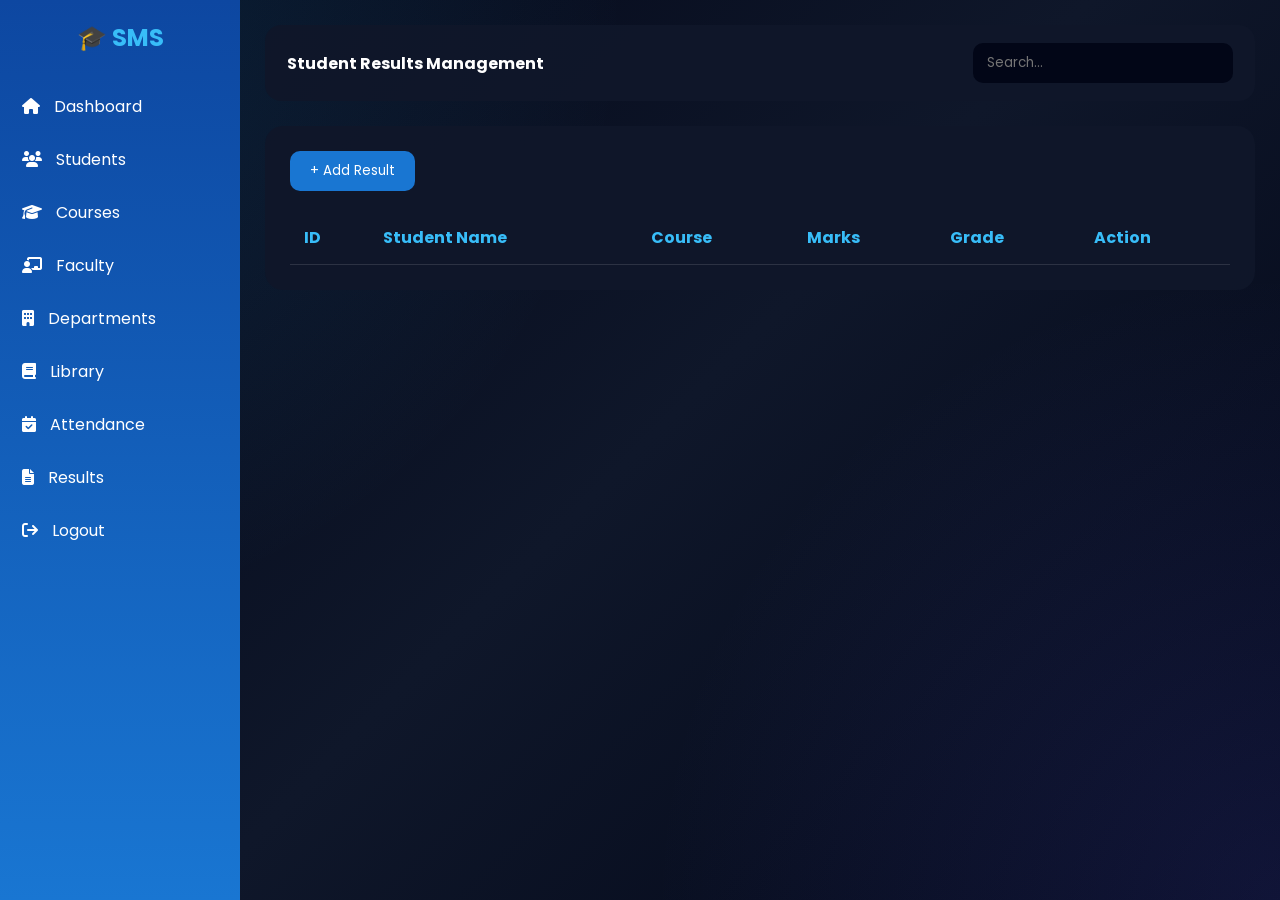
<file: src/main/resources/static/results.html>
<!DOCTYPE html>
<html lang="en">
<head>
<meta charset="UTF-8">
<title>Results | SMS</title>
<meta name="viewport" content="width=device-width, initial-scale=1.0">

<link rel="stylesheet" href="https://cdnjs.cloudflare.com/ajax/libs/font-awesome/6.5.0/css/all.min.css">
<link href="https://fonts.googleapis.com/css2?family=Poppins:wght@300;400;600&display=swap" rel="stylesheet">

<style>
*{margin:0;padding:0;box-sizing:border-box;font-family:'Poppins',sans-serif}
body{
min-height:100vh;
background:
radial-gradient(circle at top left, rgba(56,189,248,.15), transparent 40%),
radial-gradient(circle at bottom right, rgba(99,102,241,.15), transparent 40%),
linear-gradient(135deg,#020617,#0f172a,#020617);
color:#fff;
}

/* SIDEBAR */
.sidebar{
width:240px;height:100vh;position:fixed;
background:linear-gradient(180deg,#0d47a1,#1976d2);
padding-top:20px
}
.sidebar h2{text-align:center;color:#38bdf8;margin-bottom:25px}
.sidebar a{
display:block;padding:14px 22px;color:#fff;
text-decoration:none;transition:.3s
}
.sidebar a:hover{background:rgba(255,255,255,.15);padding-left:30px}
.sidebar i{margin-right:10px}

/* MAIN */
.main{margin-left:240px;padding:25px}

/* TOPBAR */
.topbar{
background:rgba(15,23,42,.95);
padding:18px 22px;border-radius:16px;
display:flex;justify-content:space-between;align-items:center
}
.topbar input{
padding:10px 14px;width:260px;
border-radius:10px;border:none;
background:#020617;color:#fff
}

/* CARD */
.card{
margin-top:25px;
background:rgba(15,23,42,.95);
padding:25px;border-radius:18px
}

/* BUTTON */
button{
background:#1976d2;color:#fff;border:none;
padding:10px 20px;border-radius:10px;
cursor:pointer
}
button:hover{background:#0d47a1}

/* TABLE */
table{width:100%;border-collapse:collapse;margin-top:20px}
th,td{
padding:14px;
border-bottom:1px solid rgba(255,255,255,.12)
}
th{color:#38bdf8;text-align:left}

/* ACTION */
.action i{
cursor:pointer;margin-right:15px;font-size:18px
}
.edit{color:#4caf50}
.delete{color:#f44336}

/* MODAL */
.modal{
display:none;position:fixed;inset:0;
background:rgba(0,0,0,.75);
justify-content:center;align-items:center
}
.modal-content{
background:#0f172a;padding:25px;width:380px;
border-radius:16px
}
.modal-content input,.modal-content select{
width:100%;padding:10px;margin-bottom:12px;
border-radius:10px;border:none;
background:#020617;color:#fff
}
</style>
</head>

<body>

<!-- SIDEBAR -->
<div class="sidebar">
<h2>🎓 SMS</h2>
<a href="dashboard.html"><i class="fa fa-home"></i> Dashboard</a>
<a href="students.html"><i class="fa fa-users"></i> Students</a>
<a href="course.html"><i class="fa fa-graduation-cap"></i> Courses</a>
<a href="faculty.html"><i class="fa fa-chalkboard-teacher"></i> Faculty</a>
<a href="department.html"><i class="fa fa-building"></i> Departments</a>
<a href="library.html"><i class="fa fa-book"></i> Library</a>
<a href="attendance.html"><i class="fa fa-calendar-check"></i> Attendance</a>
<a href="#"><i class="fa fa-file-alt"></i> Results</a>
<a href="login.html"><i class="fa fa-sign-out"></i> Logout</a>
</div>

<!-- MAIN -->
<div class="main">

<div class="topbar">
<strong>Student Results Management</strong>
<input type="text" id="search" placeholder="Search..." onkeyup="searchResult()">
</div>

<div class="card">
<button onclick="openAdd()">+ Add Result</button>

<table id="resultTable">
<tr>
<th>ID</th>
<th>Student Name</th>
<th>Course</th>
<th>Marks</th>
<th>Grade</th>
<th>Action</th>
</tr>
</table>
</div>

</div>

<!-- MODAL -->
<div class="modal" id="modal">
<div class="modal-content">
<h3 id="title">Add Result</h3>
<input id="sname" placeholder="Student Name">
<input id="course" placeholder="Course">
<input id="marks" type="number" placeholder="Marks">
<select id="grade">
<option value="">Select Grade</option>
<option>A+</option>
<option>A</option>
<option>B+</option>
<option>B</option>
<option>C</option>
<option>Fail</option>
</select>
<button onclick="save()">Save</button>
<button onclick="closeModal()" style="background:#555;margin-left:10px">Cancel</button>
</div>
</div>

<script>
let results=JSON.parse(localStorage.getItem("results"))||[];
let editIndex=null;

function render(){
const t=document.getElementById("resultTable");
t.innerHTML=`<tr>
<th>ID</th><th>Student Name</th><th>Course</th><th>Marks</th><th>Grade</th><th>Action</th>
</tr>`;
results.forEach((r,i)=>{
t.insertRow().innerHTML=`
<td>${i+1}</td>
<td>${r.sname}</td>
<td>${r.course}</td>
<td>${r.marks}</td>
<td>${r.grade}</td>
<td class="action">
<i class="fa fa-edit edit" onclick="edit(${i})"></i>
<i class="fa fa-trash delete" onclick="del(${i})"></i>
</td>`;
});
localStorage.setItem("results",JSON.stringify(results));
}

function openAdd(){
editIndex=null;
title.innerText="Add Result";
sname.value="";course.value="";marks.value="";grade.value="";
modal.style.display="flex";
}

function edit(i){
editIndex=i;
title.innerText="Edit Result";
sname.value=results[i].sname;
course.value=results[i].course;
marks.value=results[i].marks;
grade.value=results[i].grade;
modal.style.display="flex";
}

function save(){
if(!sname.value||!course.value||!marks.value||!grade.value)
return alert("All fields required");
const r={
sname:sname.value,
course:course.value,
marks:marks.value,
grade:grade.value
};
editIndex===null?results.push(r):results[editIndex]=r;
closeModal();render();
}

function del(i){
if(confirm("Delete result?")){
results.splice(i,1);render();
}
}

function closeModal(){modal.style.display="none"}

function searchResult(){
const v=search.value.toLowerCase();
document.querySelectorAll("#resultTable tr").forEach((r,i)=>{
if(i===0)return;
r.style.display=r.innerText.toLowerCase().includes(v)?"":"none";
});
}

render();
</script>

</body>
</html>
</file>
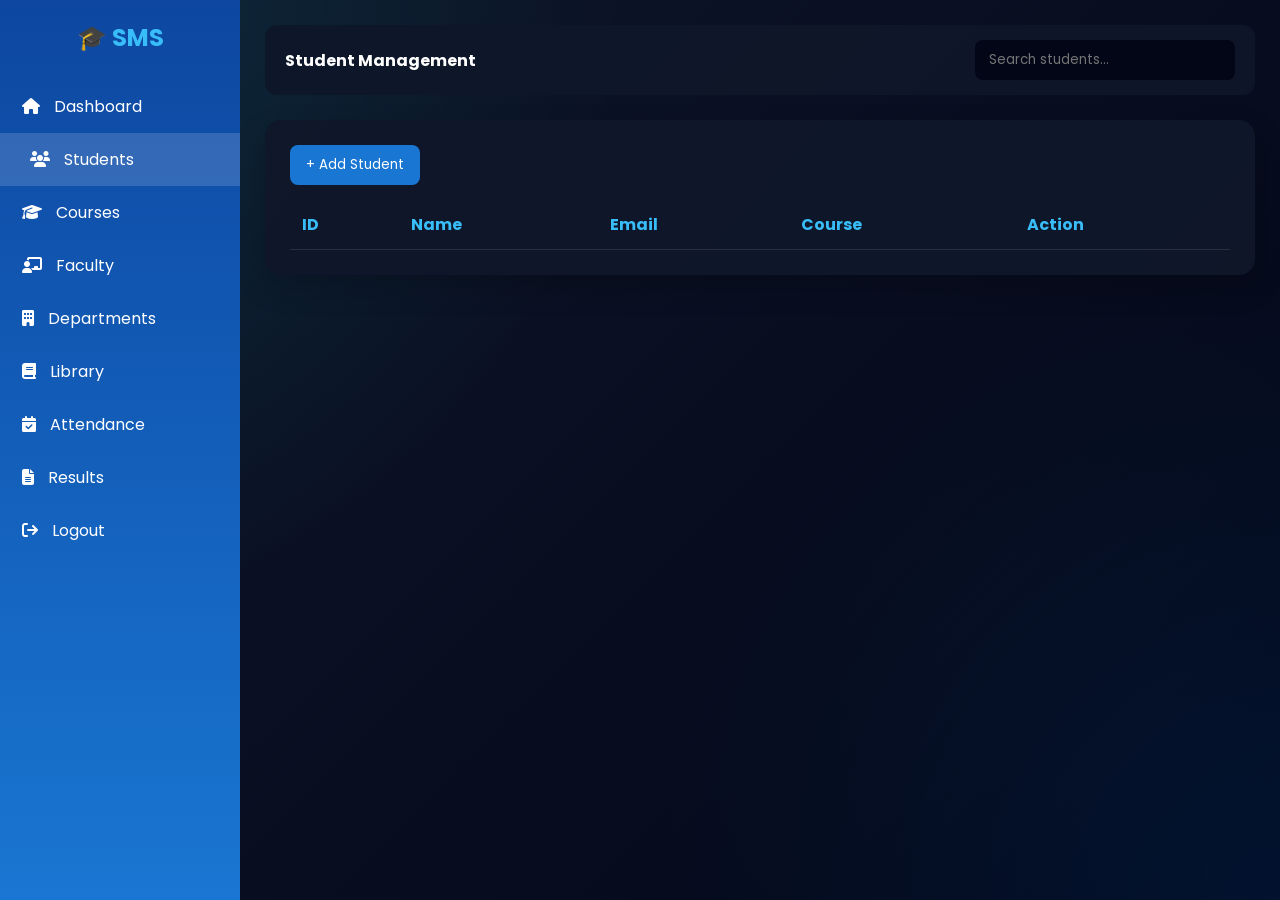
<file: src/main/resources/static/student.html>
<!DOCTYPE html>
<html lang="en">
<head>
<meta charset="UTF-8">
<meta name="viewport" content="width=device-width, initial-scale=1.0">
<title>Students | Student Management System</title>

<!-- Font Awesome -->
<link rel="stylesheet" href="https://cdnjs.cloudflare.com/ajax/libs/font-awesome/6.5.0/css/all.min.css">

<!-- Google Font -->
<link href="https://fonts.googleapis.com/css2?family=Poppins:wght@300;400;600&display=swap" rel="stylesheet">

<style>
*{
margin:0;
padding:0;
box-sizing:border-box;
font-family:'Poppins',sans-serif
}

body{
min-height:100vh;
background:
radial-gradient(circle at top left, rgba(0,255,255,.1), transparent 40%),
radial-gradient(circle at bottom right, rgba(0,128,255,.1), transparent 40%),
linear-gradient(135deg,#0f172a,#020617);
color:#fff;
}

/* ===== SIDEBAR ===== */
.sidebar{
width:240px;
background:linear-gradient(180deg,#0d47a1,#1976d2);
height:100vh;
position:fixed;
padding-top:20px;
overflow-y:auto;
}

.sidebar h2{
text-align:center;
margin-bottom:25px;
color:#38bdf8;
}

.sidebar a{
display:block;
padding:14px 22px;
color:#fff;
text-decoration:none;
transition:.3s;
}

.sidebar a:hover,
.sidebar a.active{
background:rgba(255,255,255,0.15);
padding-left:30px;
}

.sidebar a i{margin-right:10px}

/* ===== MAIN ===== */
.main{
margin-left:240px;
padding:25px;
}

/* ===== TOPBAR ===== */
.topbar{
background:rgba(15,23,42,.9);
padding:15px 20px;
border-radius:12px;
display:flex;
justify-content:space-between;
align-items:center;
}

.topbar input{
padding:10px 14px;
width:260px;
border-radius:8px;
border:none;
background:#020617;
color:#fff;
}

/* ===== SECTION ===== */
.section{
background:rgba(15,23,42,.95);
padding:25px;
border-radius:16px;
box-shadow:0 12px 30px rgba(0,0,0,.2);
margin-top:25px;
}

/* ===== BUTTON ===== */
button{
background:#1976d2;
color:#fff;
border:none;
padding:10px 16px;
border-radius:8px;
cursor:pointer;
}

button:hover{
background:#0d47a1;
}

/* ===== TABLE ===== */
table{
width:100%;
border-collapse:collapse;
margin-top:15px;
}

th,td{
padding:12px;
border-bottom:1px solid rgba(255,255,255,.1);
text-align:left;
color:#fff;
}

th{color:#38bdf8}

.action i{
cursor:pointer;
margin-right:10px;
}

.action .edit{color:#4caf50}
.action .delete{color:#f44336}

/* ===== MODAL ===== */
.modal{
display:none;
position:fixed;
inset:0;
background:rgba(0,0,0,.7);
justify-content:center;
align-items:center;
z-index:100;
}

.modal-content{
background:#0f172a;
padding:25px;
width:350px;
border-radius:12px;
color:#fff;
}

.modal-content h3{
margin-bottom:15px;
}

.modal-content input{
width:100%;
padding:10px;
margin-bottom:10px;
border-radius:6px;
border:none;
background:#020617;
color:#fff;
}

.modal-content button{
margin-top:10px;
}
</style>
</head>

<body>

<!-- SIDEBAR -->
<div class="sidebar">
<h2>🎓 SMS</h2>
<a href="dashboard.html"><i class="fa fa-home"></i> Dashboard</a>
<a href="#" class="active"><i class="fa fa-users"></i> Students</a>
<a href="course.html"><i class="fa fa-graduation-cap"></i> Courses</a>
<a href="faculty.html"><i class="fa fa-chalkboard-teacher"></i> Faculty</a>
<a href="department.html"><i class="fa fa-building"></i> Departments</a>
<a href="library.html"><i class="fa fa-book"></i> Library</a>
<a href="attendance.html"><i class="fa fa-calendar-check"></i> Attendance</a>
<a href="results.html"><i class="fa fa-file-alt"></i> Results</a>
<a href="login.html"><i class="fa fa-sign-out"></i> Logout</a>
</div>

<!-- MAIN -->
<div class="main">

<div class="topbar">
<strong>Student Management</strong>
<input type="text" id="search" placeholder="Search students..." onkeyup="searchStudent()">
</div>

<div class="section">
<button onclick="openAdd()">+ Add Student</button>

<table id="studentTable">
<tr>
<th>ID</th>
<th>Name</th>
<th>Email</th>
<th>Course</th>
<th>Action</th>
</tr>
</table>
</div>

</div>

<!-- MODAL -->
<div class="modal" id="modal">
<div class="modal-content">
<h3 id="modalTitle">Add Student</h3>
<input type="text" id="name" placeholder="Student Name">
<input type="email" id="email" placeholder="Student Email">
<input type="text" id="course" placeholder="Course Name">
<button onclick="saveStudent()">Save</button>
<button onclick="closeModal()" style="background:#777;margin-left:10px">Cancel</button>
</div>
</div>

<script>
let students = JSON.parse(localStorage.getItem("students")) || [];
let editIndex = null;

function render(){
const table = document.getElementById("studentTable");
table.innerHTML = `
<tr>
<th>ID</th>
<th>Name</th>
<th>Email</th>
<th>Course</th>
<th>Action</th>
</tr>`;

students.forEach((s,i)=>{
table.insertRow().innerHTML = `
<td>${i+1}</td>
<td>${s.name}</td>
<td>${s.email}</td>
<td>${s.course}</td>
<td class="action">
<i class="fa fa-edit edit" onclick="editStudent(${i})"></i>
<i class="fa fa-trash delete" onclick="deleteStudent(${i})"></i>
</td>`;
});

localStorage.setItem("students", JSON.stringify(students));
}

function openAdd(){
editIndex=null;
modalTitle.innerText="Add Student";
name.value="";
email.value="";
course.value="";
modal.style.display="flex";
}

function saveStudent(){
if(!name.value || !email.value || !course.value){
alert("All fields are required");
return;
}

const student={
name:name.value,
email:email.value,
course:course.value
};

editIndex===null ? students.push(student) : students[editIndex]=student;
closeModal();
render();
}

function editStudent(i){
editIndex=i;
const s=students[i];
name.value=s.name;
email.value=s.email;
course.value=s.course;
modalTitle.innerText="Edit Student";
modal.style.display="flex";
}

function deleteStudent(i){
if(confirm("Delete this student?")){
students.splice(i,1);
render();
}
}

function closeModal(){
modal.style.display="none";
}

function searchStudent(){
const value=document.getElementById("search").value.toLowerCase();
document.querySelectorAll("#studentTable tr").forEach((row,i)=>{
if(i===0)return;
row.style.display=row.innerText.toLowerCase().includes(value)?"":"none";
});
}

render();
</script>

</body>
</html>
</file>
